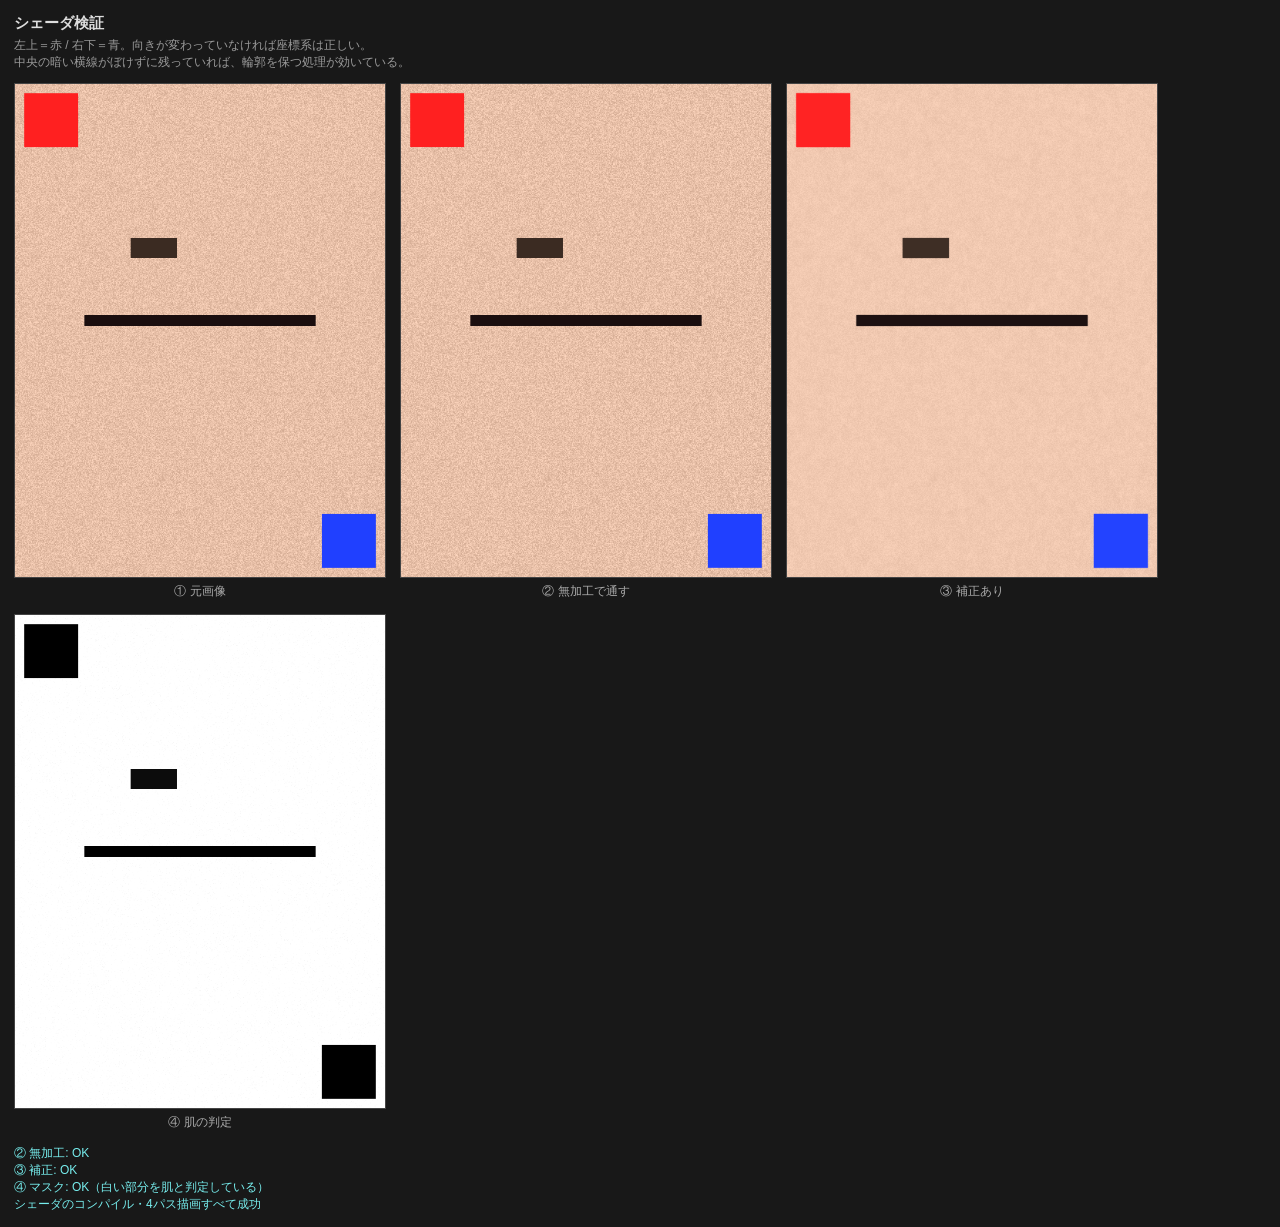
<file: test-shader.html>
<!doctype html>
<html lang="ja">
<head>
<meta charset="utf-8">
<title>シェーダ検証</title>
<style>
  body { background:#181818; color:#ddd; font-family:sans-serif; margin:0; padding:14px; }
  h1 { font-size:15px; margin:0 0 4px; }
  p  { font-size:12px; color:#999; margin:0 0 12px; }
  .row { display:flex; gap:14px; flex-wrap:wrap; }
  figure { margin:0; }
  figcaption { font-size:12px; color:#aaa; margin-top:5px; text-align:center; }
  canvas { border:1px solid #444; display:block; width:370px; height:493px; image-rendering:auto; }
  #log { margin-top:14px; font-size:12px; white-space:pre-wrap; color:#7ee; }
</style>
</head>
<body>
<h1>シェーダ検証</h1>
<p>左上＝赤 / 右下＝青。向きが変わっていなければ座標系は正しい。<br>
中央の暗い横線がぼけずに残っていれば、輪郭を保つ処理が効いている。</p>

<div class="row">
  <figure><canvas id="c-src"></canvas><figcaption>① 元画像</figcaption></figure>
  <figure><canvas id="c-bypass"></canvas><figcaption>② 無加工で通す</figcaption></figure>
  <figure><canvas id="c-beauty"></canvas><figcaption>③ 補正あり</figcaption></figure>
  <figure><canvas id="c-mask"></canvas><figcaption>④ 肌の判定</figcaption></figure>
</div>
<div id="log"></div>

<script type="module">
import { Renderer, DEFAULT_PARAMS } from './js/renderer.js';

const W = 480, H = 640;
const log = (m) => { document.getElementById('log').textContent += m + '\n'; };

// --- テスト用の元画像を作る ---
const src = document.getElementById('c-src');
src.width = W; src.height = H;
const ctx = src.getContext('2d');

ctx.fillStyle = '#e8c0a8';            // 肌色の面
ctx.fillRect(0, 0, W, H);

const img = ctx.getImageData(0, 0, W, H);   // 細かいノイズ＝肌の質感の代わり
for (let i = 0; i < img.data.length; i += 4) {
  const n = (Math.random() - 0.5) * 46;
  img.data[i] += n; img.data[i+1] += n; img.data[i+2] += n;
}
ctx.putImageData(img, 0, 0);

ctx.fillStyle = '#ff2020'; ctx.fillRect(12, 12, 70, 70);          // 左上の目印
ctx.fillStyle = '#2040ff'; ctx.fillRect(W-82, H-82, 70, 70);      // 右下の目印
ctx.fillStyle = '#1a0e0e'; ctx.fillRect(90, 300, 300, 14);        // 暗い横線（輪郭）
ctx.fillStyle = '#3b2b22'; ctx.fillRect(150, 200, 60, 26);        // 目に見立てた濃い部分

// --- 3パターンを描画 ---
function render(canvasId, params) {
  const cv = document.getElementById(canvasId);
  const r = new Renderer(cv);
  r.init();
  r.resize(W, H, 0.5);
  r.draw(src, params);
  return r;
}

try {
  render('c-bypass', { bypass: true });
  log('② 無加工: OK');

  render('c-beauty', {
    ...DEFAULT_PARAMS, smooth: 0.95, detail: 0.30, radius: 8,
    sigmaColor: 0.16, brightness: 0.05, skinTone: 0.15,
  });
  log('③ 補正: OK');

  render('c-mask', { ...DEFAULT_PARAMS, maskOnly: true });
  log('④ マスク: OK（白い部分を肌と判定している）');

  log('シェーダのコンパイル・4パス描画すべて成功');
} catch (e) {
  log('失敗: ' + e.message);
}
</script>
</body>
</html>
</file>
